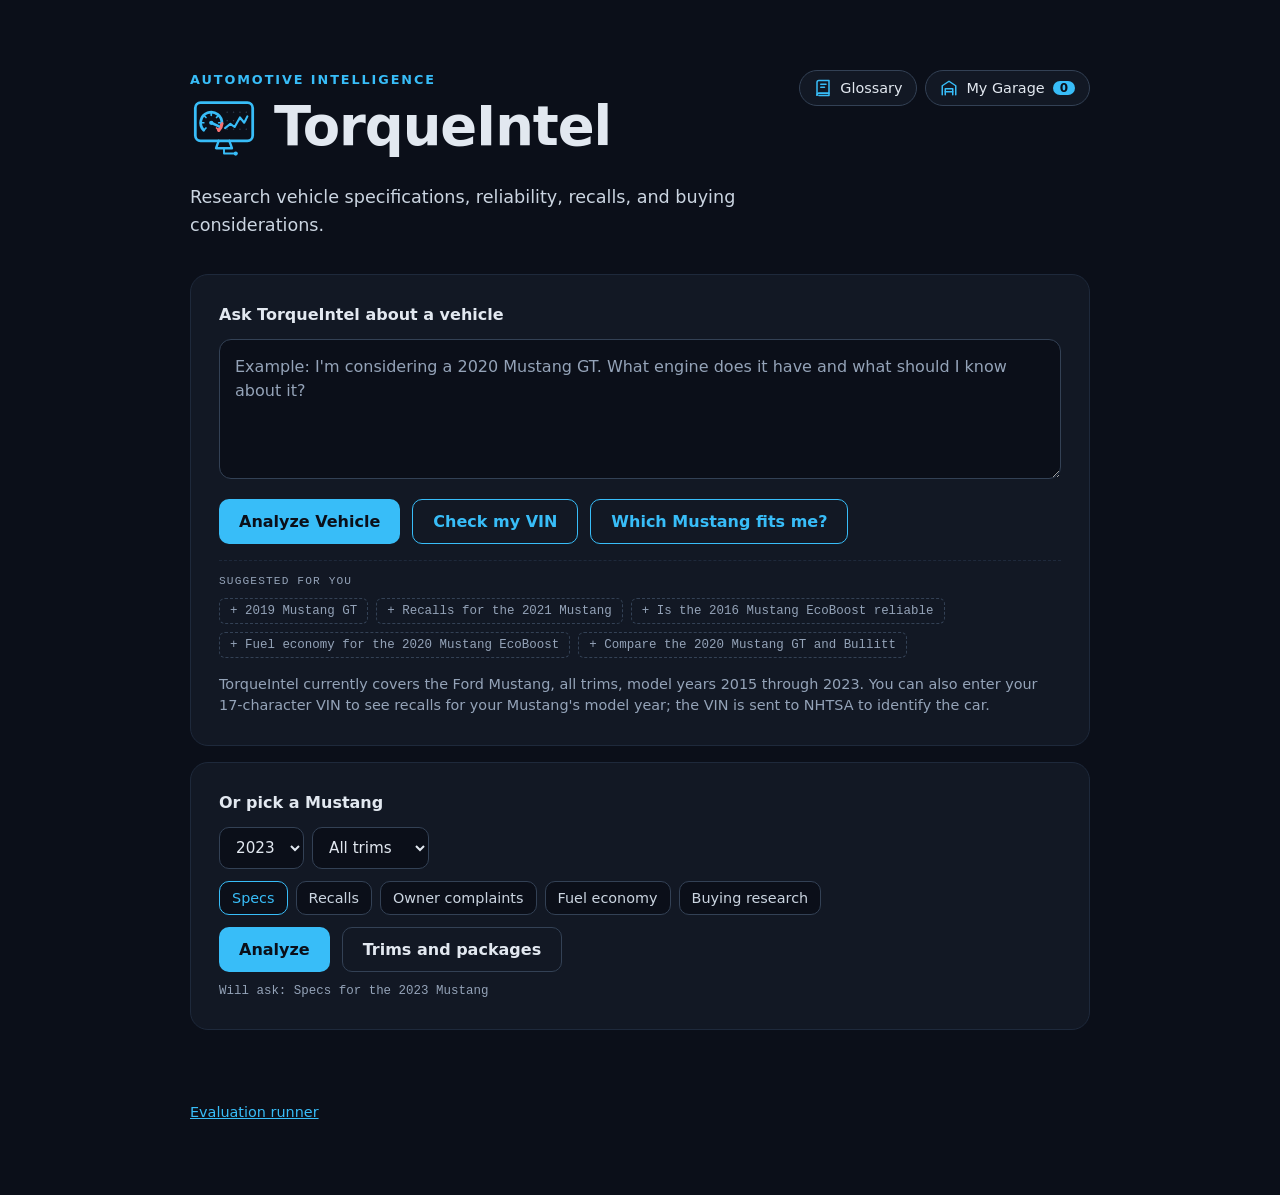
<file: index.html>
<!DOCTYPE html>
<html lang="en">
<head>
    <meta charset="UTF-8">

    <meta name="viewport"
          content="width=device-width, initial-scale=1.0">

    <title>TorqueIntel</title>

    <link rel="icon" href="favicon.svg" type="image/svg+xml">

    <link rel="stylesheet" href="style.css">
</head>

<body>

    <main class="page-container">

        <header class="hero">
            <div class="top-actions">
                <button id="glossaryButton" type="button" class="garage-button" aria-label="Open the glossary">
                    <svg width="18" height="18" viewBox="0 0 24 24" fill="none" stroke="currentColor" stroke-width="2" stroke-linecap="round" stroke-linejoin="round" aria-hidden="true"><path d="M4 4.5A2.5 2.5 0 0 1 6.5 2H20v17H6.5A2.5 2.5 0 0 0 4 21.5z"/><path d="M4 21.5A2.5 2.5 0 0 1 6.5 19H20v3H6.5"/><path d="M9 7h7M9 11h5"/></svg>
                    <span>Glossary</span>
                </button>

                <button id="garageButton" type="button" class="garage-button" aria-label="Open My Garage">
                    <svg width="18" height="18" viewBox="0 0 24 24" fill="none" stroke="currentColor" stroke-width="2" stroke-linecap="round" stroke-linejoin="round" aria-hidden="true"><path d="M3 21V9l9-6 9 6v12"/><path d="M7 21v-8h10v8"/><path d="M7 17h10"/></svg>
                    <span>My Garage</span>
                    <span id="garageCount" class="garage-count">0</span>
                </button>
            </div>

            <p class="eyebrow">AUTOMOTIVE INTELLIGENCE</p>

            <div class="brand">
                <img class="brand-logo" src="logo.svg" alt="" width="64" height="64">
                <h1>TorqueIntel</h1>
            </div>

            <p class="subtitle">
                Research vehicle specifications, reliability,
                recalls, and buying considerations.
            </p>
        </header>


        <section class="search-card">

            <label for="userQuestion">
                Ask TorqueIntel about a vehicle
            </label>

            <textarea
                id="userQuestion"
                placeholder="Example: I'm considering a 2020 Mustang GT. What engine does it have and what should I know about it?"
            ></textarea>

            <div class="button-row">
                <button id="analyzeButton" type="button">
                    Analyze Vehicle
                </button>

                <button id="openVinButton" type="button" class="accent-button">
                    Check my VIN
                </button>

                <button id="openFinderButton" type="button" class="accent-button">
                    Which Mustang fits me?
                </button>
            </div>

            <div id="suggestions" class="suggestions"></div>

            <p class="example-text">
                TorqueIntel currently covers the Ford Mustang, all trims,
                model years 2015 through 2023. You can also enter your
                17-character VIN to see recalls for your Mustang's model
                year; the VIN is sent to NHTSA to identify the car.
            </p>

        </section>


        <section id="pickerCard" class="search-card picker-card">

            <p class="card-label">Or pick a Mustang</p>

            <div class="picker-row">
                <select id="pickYear" aria-label="Model year"></select>
                <select id="pickTrim" aria-label="Trim"></select>
            </div>

            <div id="pickTopics" class="topic-row" role="group" aria-label="Topic">
                <button type="button" class="topic-button" data-topic="specs" aria-pressed="true">Specs</button>
                <button type="button" class="topic-button" data-topic="recalls" aria-pressed="false">Recalls</button>
                <button type="button" class="topic-button" data-topic="complaints" aria-pressed="false">Owner complaints</button>
                <button type="button" class="topic-button" data-topic="fuel" aria-pressed="false">Fuel economy</button>
                <button type="button" class="topic-button" data-topic="buying" aria-pressed="false">Buying research</button>
            </div>

            <div class="button-row picker-actions">
                <button id="pickButton" type="button" class="primary-button">
                    Analyze
                </button>

                <button id="pickPackages" type="button" class="secondary-button">
                    Trims and packages
                </button>
            </div>

            <p id="pickPreview" class="pick-preview"></p>

        </section>


        <section
            id="statusArea"
            class="status-area"
            aria-live="polite"
        ></section>

        <footer class="page-footer">
            <a href="evaluation/index.html">Evaluation runner</a>
        </footer>

    </main>

    <!-- Result Modal -->
    <div id="resultModal" class="modal hidden">

        <div
            class="modal-card"
            role="dialog"
            aria-modal="true"
            aria-labelledby="resultTitle"
        >

            <button
                id="closeModal"
                class="close-button"
                aria-label="Close results"
            >
                ×
            </button>

            <div class="modal-topline">
                <p class="eyebrow">
                    TORQUEINTEL RESULT
                </p>

                <label class="explain-switch" title="Underline words that have a plain-English explanation">
                    <input type="checkbox" id="explainTerms">
                    <span>Explain terms</span>
                </label>
            </div>

            <h2 id="resultTitle">
                Vehicle Research
            </h2>

            <div id="resultContent"></div>

        </div>

    </div>

    <!-- Glossary popups (open above the result window) -->
    <dialog id="glossaryDialog" class="glossary-dialog" aria-labelledby="glossaryTitle">
        <div class="dialog-head">
            <div>
                <p class="eyebrow">TORQUEINTEL</p>
                <h2 id="glossaryTitle">Glossary</h2>
            </div>
            <button type="button" class="close-button static" data-close-dialog aria-label="Close glossary">×</button>
        </div>
        <input id="glossarySearch" class="glossary-search" type="search" placeholder="Search terms, e.g. torque" aria-label="Search the glossary">
        <div id="glossaryCategories" class="topic-row" role="group" aria-label="Categories"></div>
        <p id="glossaryCount" class="note"></p>
        <div id="glossaryList" class="glossary-list"></div>
    </dialog>

    <dialog id="termDialog" class="glossary-dialog" aria-labelledby="termTitle">
        <div class="dialog-head">
            <div>
                <p class="eyebrow" id="termCategory"></p>
                <h2 id="termTitle"></h2>
            </div>
            <button type="button" class="close-button static" data-close-dialog aria-label="Close">×</button>
        </div>
        <p id="termText" class="term-text"></p>
        <div id="termDiagram"></div>
        <div class="button-row">
            <button type="button" class="secondary-button" id="termToGlossary">See the full glossary</button>
        </div>
    </dialog>

    <script src="agent.js"></script>
    <script src="tools.js"></script>
    <script src="glossary.js"></script>
    <script src="scan.js"></script>
    <script src="finder.js"></script>
    <script src="app.js"></script>

</body>
</html>
</file>
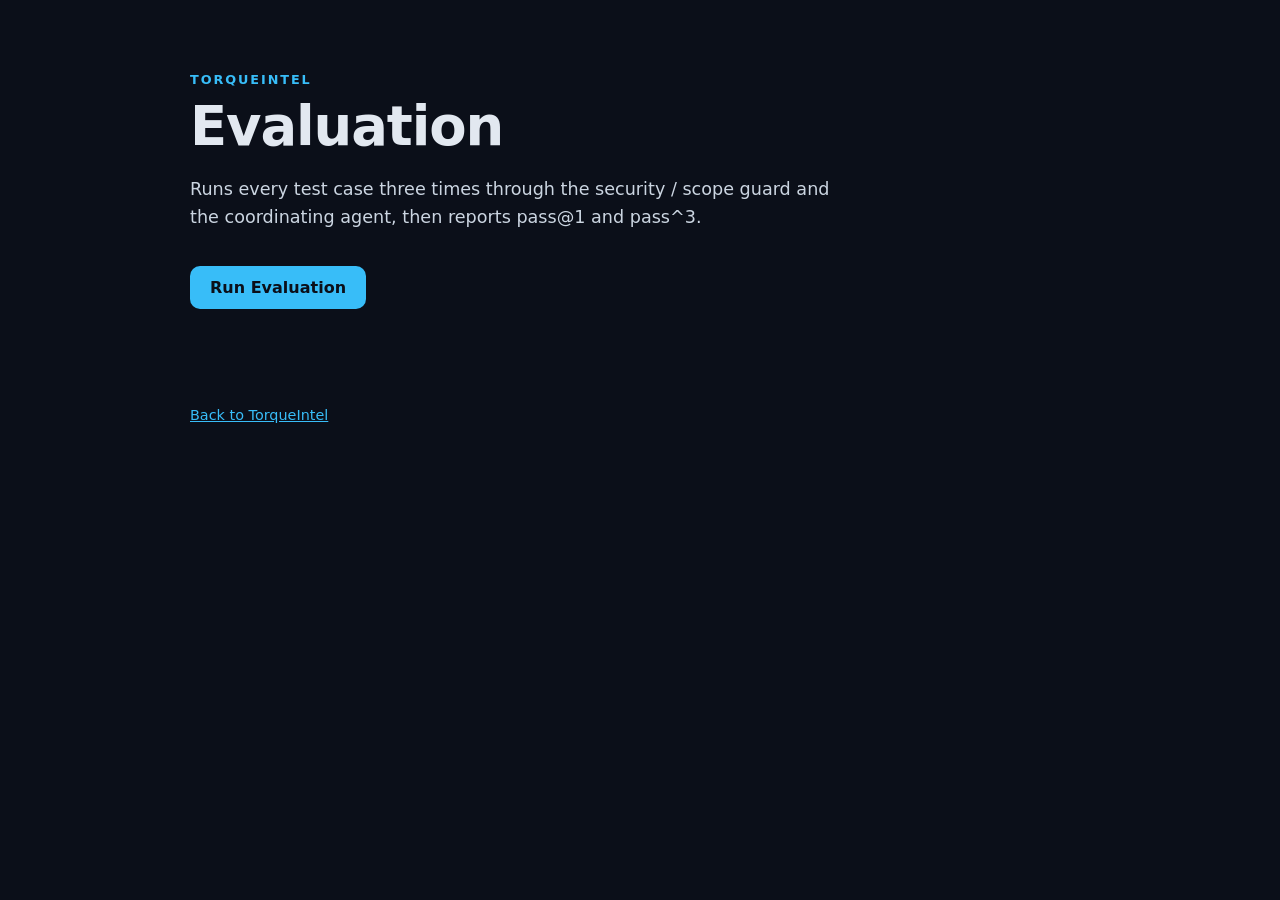
<file: evaluation/index.html>
<!DOCTYPE html>
<html lang="en">
<head>
    <meta charset="UTF-8">

    <meta name="viewport"
          content="width=device-width, initial-scale=1.0">

    <title>TorqueIntel Evaluation</title>

    <link rel="icon" href="../favicon.svg" type="image/svg+xml">

    <link rel="stylesheet" href="../style.css">
</head>

<body>

    <main class="page-container">

        <header class="hero">
            <p class="eyebrow">TORQUEINTEL</p>

            <h1>Evaluation</h1>

            <p class="subtitle">
                Runs every test case three times through the
                security / scope guard and the coordinating agent,
                then reports pass@1 and pass^3.
            </p>
        </header>

        <div class="button-row">
            <button id="runEvalButton" class="primary-button" type="button">
                Run Evaluation
            </button>

            <button
                id="downloadResultsButton"
                class="secondary-button"
                type="button"
                hidden
            >
                Download results.json
            </button>
        </div>

        <section
            id="evalStatus"
            class="status-area"
            aria-live="polite"
        ></section>

        <section id="evalSummary" class="eval-summary"></section>

        <section id="evalResults"></section>

        <footer class="page-footer">
            <a href="../index.html">Back to TorqueIntel</a>
        </footer>

    </main>

    <script src="../agent.js"></script>
    <script src="../tools.js"></script>
    <script src="evaluation.js"></script>

</body>
</html>
</file>
<file: style.css>
/* Theme */

:root {
    --bg: #0B0F19;
    --surface: #121824;
    --border: #1E293B;
    --border-strong: #334155;

    --text: #E2E8F0;
    --text-soft: #CBD5E1;
    --text-muted: #94A3B8;

    --accent: #38BDF8;
    --button-bg: #38BDF8;
    --button-text: #0B0F19;

    --pass: #6fcf97;
    --fail: #f28b82;
    --warn: #f2c97d;

    --radius-lg: 18px;
    --radius-md: 12px;
    --radius-sm: 10px;
}

* {
    box-sizing: border-box;
}

body {
    margin: 0;
    font-family: system-ui, -apple-system, "Segoe UI", Roboto,
        Arial, Helvetica, sans-serif;
    line-height: 1.5;
    background: var(--bg);
    color: var(--text);
    min-height: 100vh;
}

a {
    color: var(--accent);
}

:focus-visible {
    outline: 2px solid var(--accent);
    outline-offset: 2px;
}

.page-container {
    width: min(900px, 100% - 32px);
    margin: 0 auto;
    padding: clamp(32px, 8vw, 70px) 0;
}

.hero {
    margin-bottom: 35px;
}

.eyebrow {
    color: var(--accent);
    font-size: 0.8rem;
    letter-spacing: 0.15em;
    font-weight: bold;
    margin: 0;
}

h1 {
    font-size: clamp(2.2rem, 8vw, 3.4rem);
    line-height: 1.1;
    letter-spacing: -0.02em;
    margin: 8px 0;
}

h2 {
    margin: 6px 0 0;
    padding-right: 40px;
}

.subtitle {
    color: var(--text-soft);
    font-size: 1.1rem;
    line-height: 1.6;
    max-width: 650px;
}

.search-card {
    background: var(--surface);
    border: 1px solid var(--border);
    border-radius: var(--radius-lg);
    padding: clamp(18px, 4vw, 28px);
}

.search-card label {
    display: block;
    font-weight: bold;
    margin-bottom: 12px;
}

textarea {
    display: block;
    width: 100%;
    min-height: 140px;
    resize: vertical;

    background: var(--bg);
    color: var(--text);

    border: 1px solid var(--border-strong);
    border-radius: var(--radius-md);

    padding: 15px;

    font-family: inherit;
    font-size: 1rem;
    line-height: 1.5;

    margin-bottom: 16px;
}

textarea::placeholder {
    color: var(--text-muted);
}

textarea:focus {
    outline: 2px solid var(--accent);
    outline-offset: 0;
}

button {
    cursor: pointer;
    font-family: inherit;
}

.primary-button,
#analyzeButton {
    background: var(--button-bg);
    color: var(--button-text);

    border: none;
    border-radius: var(--radius-sm);

    padding: 12px 20px;

    font-size: 1rem;
    font-weight: bold;

    transition: opacity 0.15s, transform 0.05s;
}

.primary-button:hover,
#analyzeButton:hover {
    opacity: 0.9;
}

.primary-button:active,
#analyzeButton:active {
    transform: translateY(1px);
}

.primary-button:disabled,
#analyzeButton:disabled {
    opacity: 0.5;
    cursor: wait;
}

.example-text {
    color: var(--text-muted);
    font-size: 0.9rem;
    margin: 16px 0 0;
}

.status-area {
    margin-top: 20px;
    min-height: 1.5em;
    color: var(--text-soft);
}

.page-footer {
    margin-top: 28px;
    font-size: 0.9rem;
}


/* Modal */

.modal {
    position: fixed;
    inset: 0;

    background: rgba(0, 0, 0, 0.75);

    display: flex;
    align-items: center;
    justify-content: center;

    padding: 16px;

    z-index: 1000;
}

.modal.hidden {
    display: none;
}

.modal-card {
    width: min(700px, 100%);
    max-height: 85vh;
    overflow-y: auto;

    position: relative;

    background: var(--surface);

    border: 1px solid var(--border-strong);
    border-radius: var(--radius-lg);

    padding: clamp(20px, 5vw, 30px);

    box-shadow: 0 20px 60px rgba(0, 0, 0, 0.5);
}

.close-button {
    position: absolute;
    top: 12px;
    right: 12px;

    width: 40px;
    height: 40px;

    border: none;
    border-radius: 50%;
    background: transparent;
    color: var(--text);

    font-size: 1.8rem;
    line-height: 1;
}

.close-button:hover {
    background: var(--border);
}

.result-section {
    margin-top: 24px;
}

.result-section h3 {
    margin: 0 0 8px;
}

.result-section p {
    color: var(--text-soft);
    line-height: 1.6;
    overflow-wrap: anywhere;
}

.result-grid {
    display: grid;
    grid-template-columns:
        repeat(auto-fit, minmax(180px, 1fr));

    gap: 12px;
    margin-top: 15px;
}

.result-stack {
    display: grid;
    gap: 12px;
    margin: 15px 0;
}

.result-item {
    background: var(--bg);

    border: 1px solid var(--border);
    border-radius: var(--radius-sm);

    padding: 14px;

    overflow-wrap: anywhere;
}

.result-label {
    display: block;

    color: var(--text-muted);

    font-size: 0.78rem;
    text-transform: uppercase;
    letter-spacing: 0.06em;

    margin-bottom: 5px;
}

.result-section h3 + .result-grid,
.result-section .result-stack + h3 {
    margin-top: 15px;
}

.note,
.source {
    font-size: 0.85rem;
}

.result-section p.source {
    color: var(--text-muted);
    margin-bottom: 0;
}

.result-section p.warning {
    color: var(--warn);
    font-weight: bold;
}

.recall-card p {
    margin: 8px 0 0;
    font-size: 0.9rem;
}

.detail-label {
    color: var(--text-muted);
    font-weight: bold;
}

.year-block {
    margin-top: 12px;
    border: 1px solid var(--border);
    border-radius: var(--radius-sm);
    padding: 10px 14px;
}

.year-block summary {
    cursor: pointer;
    color: var(--text-soft);
}

.year-block summary strong {
    color: var(--text);
    margin-right: 6px;
}

.year-block .year-block {
    padding: 8px 12px;
}

.plain-list {
    margin: 6px 0 0;
    padding-left: 20px;
    color: var(--text-soft);
    font-size: 0.9rem;
}

.result-section p.detail-label {
    margin: 16px 0 0;
    color: var(--text-muted);
}

.button-row {
    display: flex;
    flex-wrap: wrap;
    gap: 12px;
    margin-top: 20px;
}

.secondary-button {
    background: transparent;
    color: var(--text);

    border: 1px solid var(--border-strong);
    border-radius: var(--radius-sm);

    padding: 12px 20px;

    font-size: 1rem;
    font-weight: bold;
}

.secondary-button:hover {
    background: var(--border);
}

[hidden] {
    display: none !important;
}


/* Tables and evaluation page */

.eval-summary {
    display: grid;
    grid-template-columns:
        repeat(auto-fit, minmax(140px, 1fr));

    gap: 12px;
    margin: 24px 0;
}

.eval-summary .result-item {
    font-size: 1.5rem;
    font-weight: bold;
}

.table-scroll {
    overflow-x: auto;

    border: 1px solid var(--border);
    border-radius: var(--radius-md);
}

.data-table {
    width: 100%;
    border-collapse: collapse;
    font-size: 0.9rem;
}

.data-table th,
.data-table td {
    text-align: left;
    vertical-align: top;
    padding: 10px 12px;
    border-bottom: 1px solid var(--border);
}

.data-table th {
    background: var(--surface);
    color: var(--text-muted);
    font-size: 0.78rem;
    text-transform: uppercase;
    letter-spacing: 0.06em;
    white-space: nowrap;
}

.data-table tr:last-child td {
    border-bottom: none;
}

.data-table td.eval-input {
    min-width: 220px;
}

.data-table tbody th {
    white-space: normal;
    min-width: 130px;
}

.nowrap {
    white-space: nowrap;
}

.mismatch {
    margin: 8px 0 0;
    color: var(--fail);
    font-size: 0.8rem;
    white-space: pre-wrap;
    overflow-wrap: anywhere;
}

.pass {
    color: var(--pass);
    font-weight: bold;
}

.fail {
    color: var(--fail);
    font-weight: bold;
}


/* =====================================================
    Interactive controls
   ===================================================== */

.accent-button {
    background: transparent;
    color: var(--accent);
    border: 1px solid var(--accent);
    border-radius: var(--radius-sm);
    padding: 12px 20px;
    font-size: 1rem;
    font-weight: bold;
}

.accent-button:hover {
    background: rgba(56, 189, 248, 0.1);
}


/* Suggestions: a different, monospace style so they read as
   shortcuts, not as the main buttons. */
.suggestions {
    margin-top: 16px;
    padding-top: 12px;
    border-top: 1px dashed var(--border);
}

.suggest-head {
    display: flex;
    justify-content: space-between;
    align-items: center;
    gap: 12px;
    flex-wrap: wrap;
    font-family: ui-monospace, SFMono-Regular, Menlo, Consolas, monospace;
    font-size: 0.7rem;
    letter-spacing: 0.1em;
    text-transform: uppercase;
    color: var(--text-muted);
    margin-bottom: 8px;
}

.recent-link {
    background: none;
    border: none;
    padding: 0;
    font: inherit;
    letter-spacing: inherit;
    text-transform: inherit;
    color: var(--accent);
    text-decoration: underline;
}

.suggest-row,
.follow-up-row {
    display: flex;
    flex-wrap: wrap;
    gap: 8px;
}

.suggest-chip {
    font-family: ui-monospace, SFMono-Regular, Menlo, Consolas, monospace;
    font-size: 0.78rem;
    background: transparent;
    color: var(--text-muted);
    border: 1px dashed var(--border-strong);
    border-radius: 6px;
    padding: 5px 10px;
}

.suggest-chip.related {
    color: #7dd3fc;
    border-color: rgba(56, 189, 248, 0.45);
}

.suggest-chip:hover {
    color: var(--text);
    border-color: var(--accent);
}


/* Recent searches popup */
.recent-list {
    display: grid;
    gap: 8px;
}

.recent-item {
    text-align: left;
    background: var(--bg);
    color: var(--text);
    border: 1px solid var(--border);
    border-radius: var(--radius-sm);
    padding: 10px 12px;
    font-size: 0.95rem;
}

.recent-item:hover {
    border-color: var(--accent);
}


/* Pick a Mustang */
.picker-card {
    margin-top: 16px;
}

.card-label {
    margin: 0 0 12px;
    font-weight: bold;
}

.picker-row,
.topic-row {
    display: flex;
    flex-wrap: wrap;
    gap: 8px;
    margin-bottom: 12px;
}

.picker-row select {
    background: var(--bg);
    color: var(--text);
    border: 1px solid var(--border-strong);
    border-radius: var(--radius-sm);
    padding: 10px 12px;
    font-size: 0.95rem;
    font-family: inherit;
}

.topic-button {
    background: var(--bg);
    color: var(--text-soft);
    border: 1px solid var(--border-strong);
    border-radius: var(--radius-sm);
    padding: 8px 12px;
    font-size: 0.9rem;
}

.topic-button[aria-pressed="true"] {
    color: var(--accent);
    border-color: var(--accent);
}

.pick-preview {
    margin: 10px 0 0;
    font-family: ui-monospace, SFMono-Regular, Menlo, Consolas, monospace;
    font-size: 0.78rem;
    color: var(--text-muted);
}


/* Follow-up buttons inside a result */
.follow-up {
    background: var(--bg);
    color: var(--text-soft);
    border: 1px solid var(--border-strong);
    border-radius: 999px;
    padding: 7px 14px;
    font-size: 0.88rem;
}

.follow-up:hover {
    color: var(--text);
    border-color: var(--accent);
}

.follow-up.accent {
    color: var(--accent);
    border-color: var(--accent);
}


/* Check my VIN popup */
.vin-row {
    display: flex;
    gap: 10px;
    margin-top: 6px;
}

.vin-input {
    flex: 1;
    min-width: 0;
    background: var(--bg);
    color: var(--text);
    border: 1px solid var(--border-strong);
    border-radius: var(--radius-sm);
    padding: 11px 12px;
    font-family: ui-monospace, SFMono-Regular, Menlo, Consolas, monospace;
    font-size: 1rem;
    letter-spacing: 0.08em;
    text-transform: uppercase;
    transition: color 0.15s, border-color 0.15s;
}

.vin-input.vin-valid {
    color: var(--pass);
    border-color: var(--pass);
}

.vin-input.vin-invalid {
    border-color: var(--fail);
}

.vin-message {
    min-height: 1.4em;
    margin: 8px 0 0;
    font-size: 0.9rem;
    color: var(--text-muted);
}

.vin-message.valid {
    color: var(--pass);
}

.vin-message.invalid {
    color: var(--fail);
}

@media (max-width: 480px) {

    .vin-row {
        flex-direction: column;
    }

    .vin-input {
        font-size: 0.95rem;
        letter-spacing: 0.02em;
        padding: 11px 8px;
    }
}





/* Logo beside the title */
.brand {
    display: flex;
    align-items: center;
    gap: clamp(10px, 2.5vw, 16px);
}

.brand-logo {
    width: clamp(48px, 11vw, 68px);
    height: auto;
    flex: none;
}


/* My Garage */
.hero {
    position: relative;
}

.top-actions {
    position: absolute;
    top: 0;
    right: 0;
    display: flex;
    gap: 8px;
}

.garage-button {
    display: inline-flex;
    align-items: center;
    gap: 8px;
    background: var(--surface);
    color: var(--text);
    border: 1px solid var(--border-strong);
    border-radius: 999px;
    padding: 8px 14px;
    font-size: 0.9rem;
}

.garage-button svg {
    color: var(--accent);
}

.garage-button:hover {
    border-color: var(--accent);
}

.garage-count {
    background: var(--accent);
    color: var(--button-text);
    border-radius: 999px;
    padding: 0 7px;
    font-size: 0.75rem;
    font-weight: bold;
}

.garage-list {
    display: grid;
    gap: 10px;
}

.garage-item {
    background: var(--bg);
    border: 1px solid var(--border);
    border-radius: var(--radius-sm);
    padding: 12px 14px;
}

.garage-name {
    background: none;
    border: none;
    padding: 0;
    color: var(--text);
    font-size: 1rem;
    font-weight: bold;
    text-align: left;
    text-decoration: underline;
    text-decoration-color: var(--accent);
    text-underline-offset: 4px;
}

.garage-actions {
    display: flex;
    flex-wrap: wrap;
    gap: 4px 14px;
    margin-top: 8px;
}

.text-button {
    background: none;
    border: none;
    padding: 0;
    color: var(--accent);
    font-size: 0.85rem;
    text-decoration: underline;
}

.text-button.danger {
    color: var(--fail);
}

.row-save {
    background: none;
    border: none;
    padding: 0 0 0 6px;
    color: var(--accent);
    font-size: 1rem;
}

.picker-actions {
    margin-top: 0;
}

/* Trims and packages */
.package-card {
    background: var(--bg);
    border: 1px solid var(--border);
    border-radius: var(--radius-sm);
    padding: 12px 14px;
    margin-top: 10px;
}

.package-card.highlight {
    border-color: var(--accent);
}

.package-card strong {
    display: block;
    margin: 2px 0 4px;
}

.package-card .plain-list {
    margin: 6px 0 0;
    padding-left: 18px;
    list-style: disc;
}

@media (max-width: 560px) {

    .top-actions {
        position: static;
        justify-content: flex-end;
        flex-wrap: wrap;
        margin: 0 0 14px;
    }
}


/* Explain terms switch (result window) */
.modal-topline {
    display: flex;
    flex-wrap: wrap;
    align-items: center;
    gap: 6px 16px;
    padding-right: 44px;
}

.explain-switch {
    display: inline-flex;
    align-items: center;
    gap: 8px;
    font-size: 0.85rem;
    color: var(--text-soft);
    cursor: pointer;
}

.explain-switch input {
    accent-color: var(--accent);
    width: 17px;
    height: 17px;
}

/* A glossary word: quiet dotted underline; the pointer becomes a question mark. */
.glossary-term {
    background: none;
    border: none;
    border-bottom: 1px dotted var(--border-strong);
    padding: 0;
    color: inherit;
    font: inherit;
    letter-spacing: inherit;
    text-transform: inherit;
    cursor: url("data:image/svg+xml;utf8,<svg xmlns='http://www.w3.org/2000/svg' width='28' height='28' viewBox='0 0 28 28'><circle cx='14' cy='14' r='12' fill='%2338BDF8' stroke='%230B0F19' stroke-width='2'/><text x='14' y='19.5' font-size='16' font-family='Arial, sans-serif' font-weight='700' text-anchor='middle' fill='%230B0F19'>?</text></svg>") 14 14, help;
}

.glossary-term:hover,
.glossary-term:focus-visible {
    border-bottom-color: var(--accent);
    color: var(--text);
}

/* Glossary popups */
dialog.glossary-dialog {
    background: var(--surface);
    color: var(--text);
    border: 1px solid var(--border-strong);
    border-radius: var(--radius-lg);
    padding: clamp(18px, 4vw, 26px);
    width: min(600px, calc(100vw - 32px));
    max-height: 85vh;
}

dialog.glossary-dialog::backdrop {
    background: rgba(0, 0, 0, 0.6);
}

.dialog-head {
    display: flex;
    justify-content: space-between;
    align-items: flex-start;
    gap: 12px;
    margin-bottom: 12px;
}

.dialog-head h2 {
    margin: 4px 0 0;
}

.close-button.static {
    position: static;
    flex: none;
}

.glossary-search {
    width: 100%;
    background: var(--bg);
    color: var(--text);
    border: 1px solid var(--border-strong);
    border-radius: var(--radius-sm);
    padding: 10px 12px;
    font: inherit;
    margin-bottom: 10px;
}

.glossary-list {
    display: grid;
    gap: 10px;
}

.glossary-item {
    background: var(--bg);
    border: 1px solid var(--border);
    border-radius: var(--radius-sm);
    padding: 12px 14px;
}

.glossary-item.highlight {
    border-color: var(--accent);
}

.glossary-item strong {
    display: block;
    margin: 2px 0 4px;
}

.glossary-item p,
.term-text {
    margin: 0;
    color: var(--text-soft);
}

/* Diagrams */
.diagram {
    background: var(--bg);
    border: 1px solid var(--border);
    border-radius: var(--radius-sm);
    padding: 10px;
    margin: 12px 0 0;
}

.diagram svg {
    display: block;
    width: 100%;
    height: auto;
    max-height: 420px;
}

.diagram figcaption {
    font-size: 0.75rem;
    color: var(--text-muted);
    margin-top: 6px;
}

.diagram .ln { fill: none; stroke: var(--text-soft); stroke-width: 2; }
.diagram .thin { fill: none; stroke: var(--text-muted); stroke-width: 1.4; }
.diagram .acc { fill: none; stroke: var(--accent); stroke-width: 3; }
.diagram .accfill { fill: var(--accent); }
.diagram .dim { fill: var(--border); stroke: var(--border-strong); stroke-width: 1.5; }
.diagram .tire { fill: #1a2233; stroke: var(--text-soft); stroke-width: 2; }
.diagram text { fill: var(--text-soft); font-family: inherit; font-size: 11px; }
.diagram text.big { font-size: 22px; font-weight: 700; font-family: ui-monospace, SFMono-Regular, Menlo, Consolas, monospace; }
.diagram text.lab { fill: var(--text); font-weight: 600; }

/* VIN scanning */
.scan-buttons {
    display: flex;
    flex-wrap: wrap;
    gap: 8px;
    margin-top: 12px;
}

.scan-buttons label {
    display: inline-block;
    cursor: pointer;
}


.scan-preview {
    display: block;
    max-width: 100%;
    max-height: 220px;
    margin-top: 12px;
    border-radius: var(--radius-sm);
    border: 1px solid var(--border);
}


/* =====================================================
    Which Mustang fits me? (finder.js)
   ===================================================== */

.finder-bar {
    height: 4px;
    background: var(--border);
    border-radius: 999px;
    overflow: hidden;
}

.finder-bar span {
    display: block;
    height: 100%;
    background: var(--accent);
}

.finder-nav {
    display: flex;
    justify-content: space-between;
    align-items: center;
    gap: 12px;
    margin: 10px 0 6px;
}

.result-section p.finder-progress {
    margin: 0;
    color: var(--text-muted);
    font-family: ui-monospace, Menlo, Consolas, monospace;
    font-size: 0.8rem;
}

.finder-options {
    display: grid;
    gap: 8px;
    margin-top: 14px;
}

.finder-option {
    display: grid;
    gap: 2px;
    text-align: left;
    background: var(--bg);
    color: var(--text);
    border: 1px solid var(--border-strong);
    border-radius: var(--radius-sm);
    padding: 12px 14px;
    font-size: 1rem;
}

.finder-option small {
    color: var(--text-muted);
    font-size: 0.82rem;
}

.finder-option:hover,
.finder-option[aria-pressed="true"] {
    border-color: var(--accent);
}

.finder-option[aria-pressed="true"] {
    box-shadow: inset 3px 0 0 var(--accent);
}

.finder-chips {
    display: flex;
    flex-wrap: wrap;
    gap: 6px;
    margin-top: 8px;
}

.finder-card {
    background: var(--bg);
    border: 1px solid var(--border);
    border-radius: var(--radius-sm);
    padding: 14px;
    margin-top: 12px;
}

.finder-card.top {
    border-color: var(--accent);
}

.finder-card .result-label:first-child {
    color: var(--accent);
}

.finder-name {
    display: block;
    font-size: 1.1rem;
}

.finder-specs {
    margin-top: 10px;
}

.finder-specs .result-item {
    padding: 8px 10px;
}

.finder-list li.warn {
    color: var(--warn);
}

.finder-list li.best {
    color: var(--accent);
}

.finder-card .garage-actions {
    margin-top: 12px;
}

.finder-sources {
    margin-top: 10px;
    font-size: 0.82rem;
    color: var(--text-muted);
}

.finder-sources summary {
    cursor: pointer;
}

.finder-sources a {
    color: var(--text-muted);
}

.finder-notes {
    border-left: 3px solid var(--warn);
    padding: 4px 12px;
}

.finder-notes p {
    font-size: 0.9rem;
    margin: 6px 0;
}
</file>
